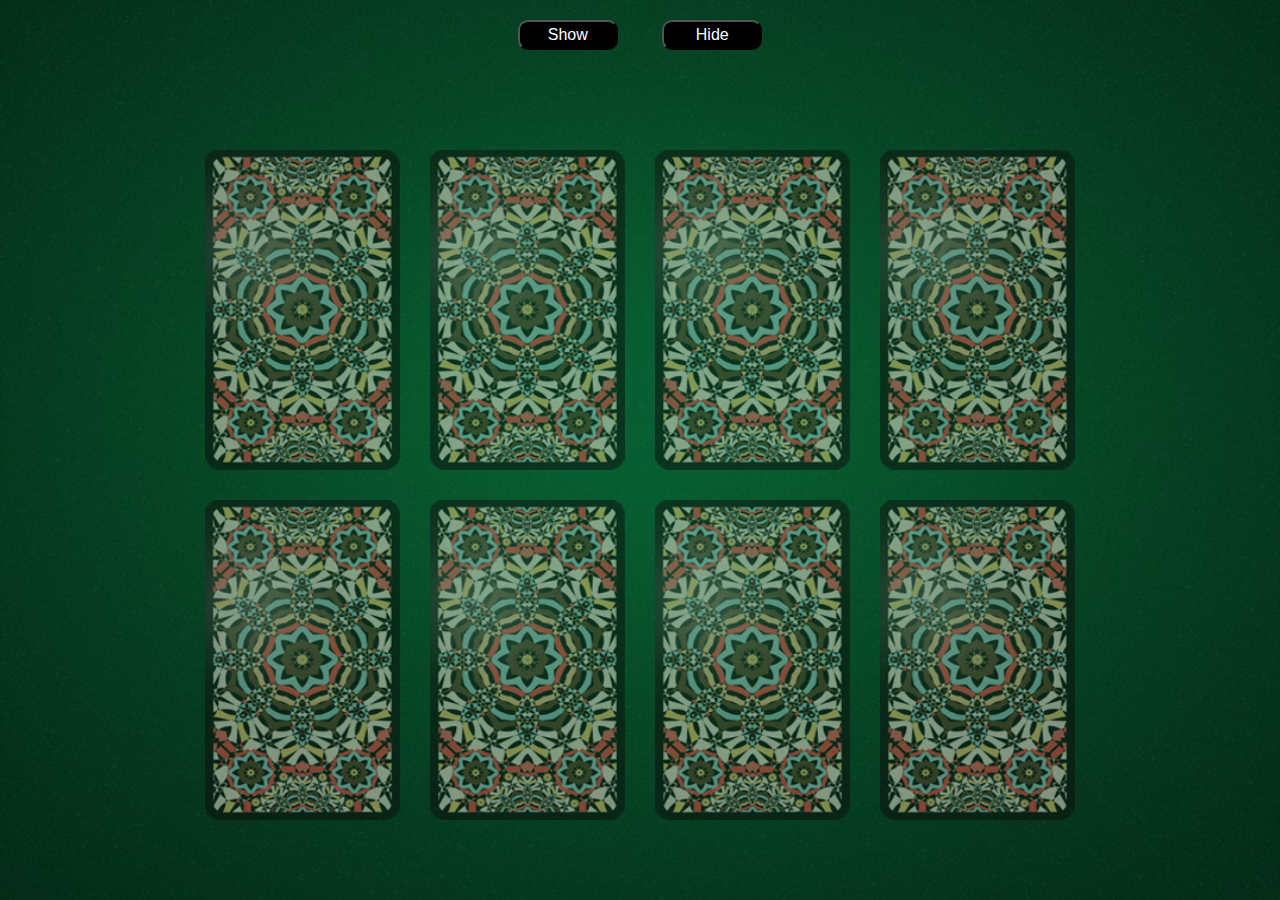
<file: resources/cardgame/index.html>
<!DOCTYPE html>
<html>
<head>
	<meta charset="utf-8">
	<title>Practice 4</title>
	<link rel="stylesheet" type="text/css" href="bootstrap/css/bootstrap.min.css">
	<link rel="stylesheet" type="text/css" href="css/styles.css">
</head>
<body>
<div class="container">
	<div class="row">
		<div class="col-sm-12">
			<button onclick="showCards(); return false"> Show </button>
			<button onclick="hideCards(); return false"> Hide </button>
		</div>
	</div>
</div>

	<div class="container" id="gamePad">
		<div class="row">
			<div class="col-sm-3"><div id="card00" class="close"  onclick="toggleCard(0,0)"></div></div>
			<div class="col-sm-3"><div id="card01" class="close" onclick="toggleCard(0,1)"></div></div>
			<div class="col-sm-3"><div id="card02" class="close"  onclick="toggleCard(0,2)"></div></div>
			<div class="col-sm-3"><div id="card03" class="close"  onclick="toggleCard(0,3)"></div></div>
		</div>

		<div class="row">
			<div class="col-sm-3"><div id="card10" class="close" onclick="toggleCard(1,0)"></div></div>
			<div class="col-sm-3"><div id="card11" class="close" onclick="toggleCard(1,1)"></div></div>
			<div class="col-sm-3"><div id="card12" class="close"  onclick="toggleCard(1,2)"></div></div>
			<div class="col-sm-3"><div id="card13" class="close"  onclick="toggleCard(1,3)"></div></div>
		</div>

	</div>
	<script src="js/jQery_3.4.1.js"></script>
	<script type="text/javascript" src="js/my.js"></script>
</body>
</html>
</file>
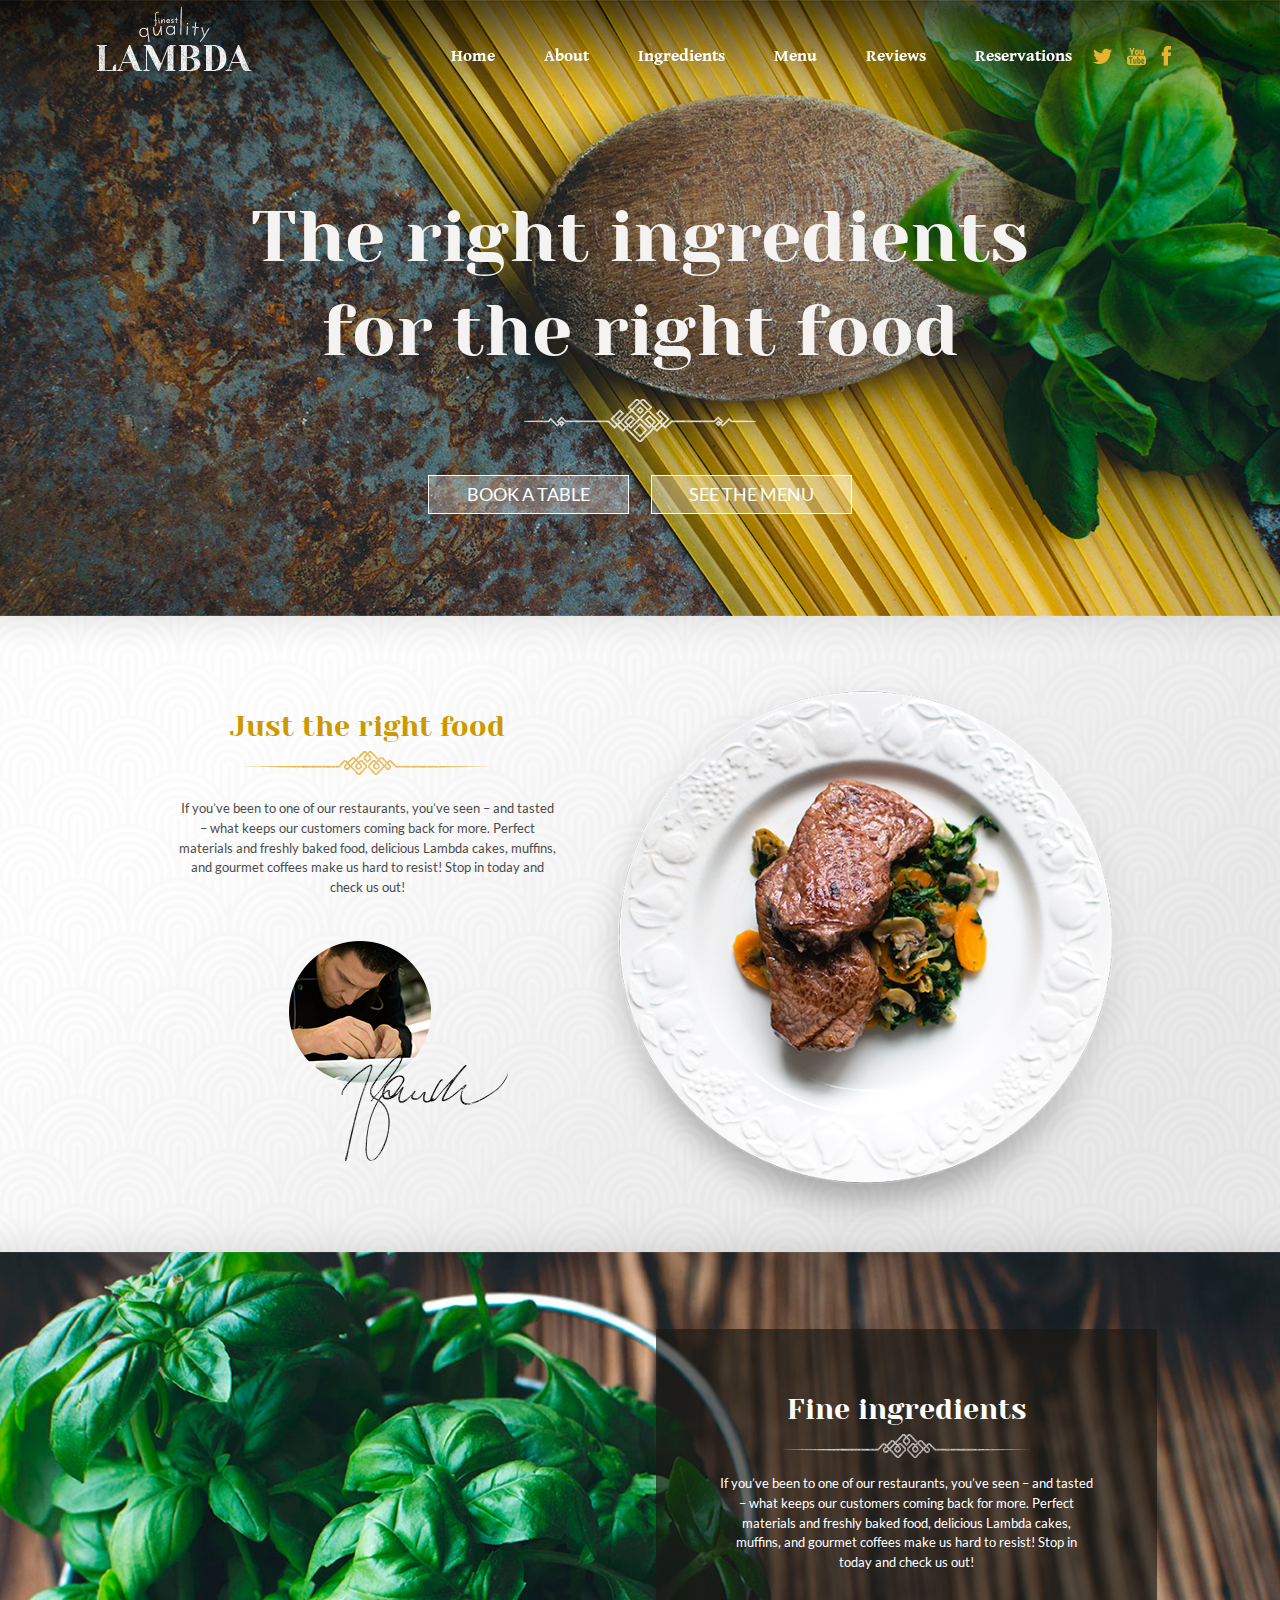
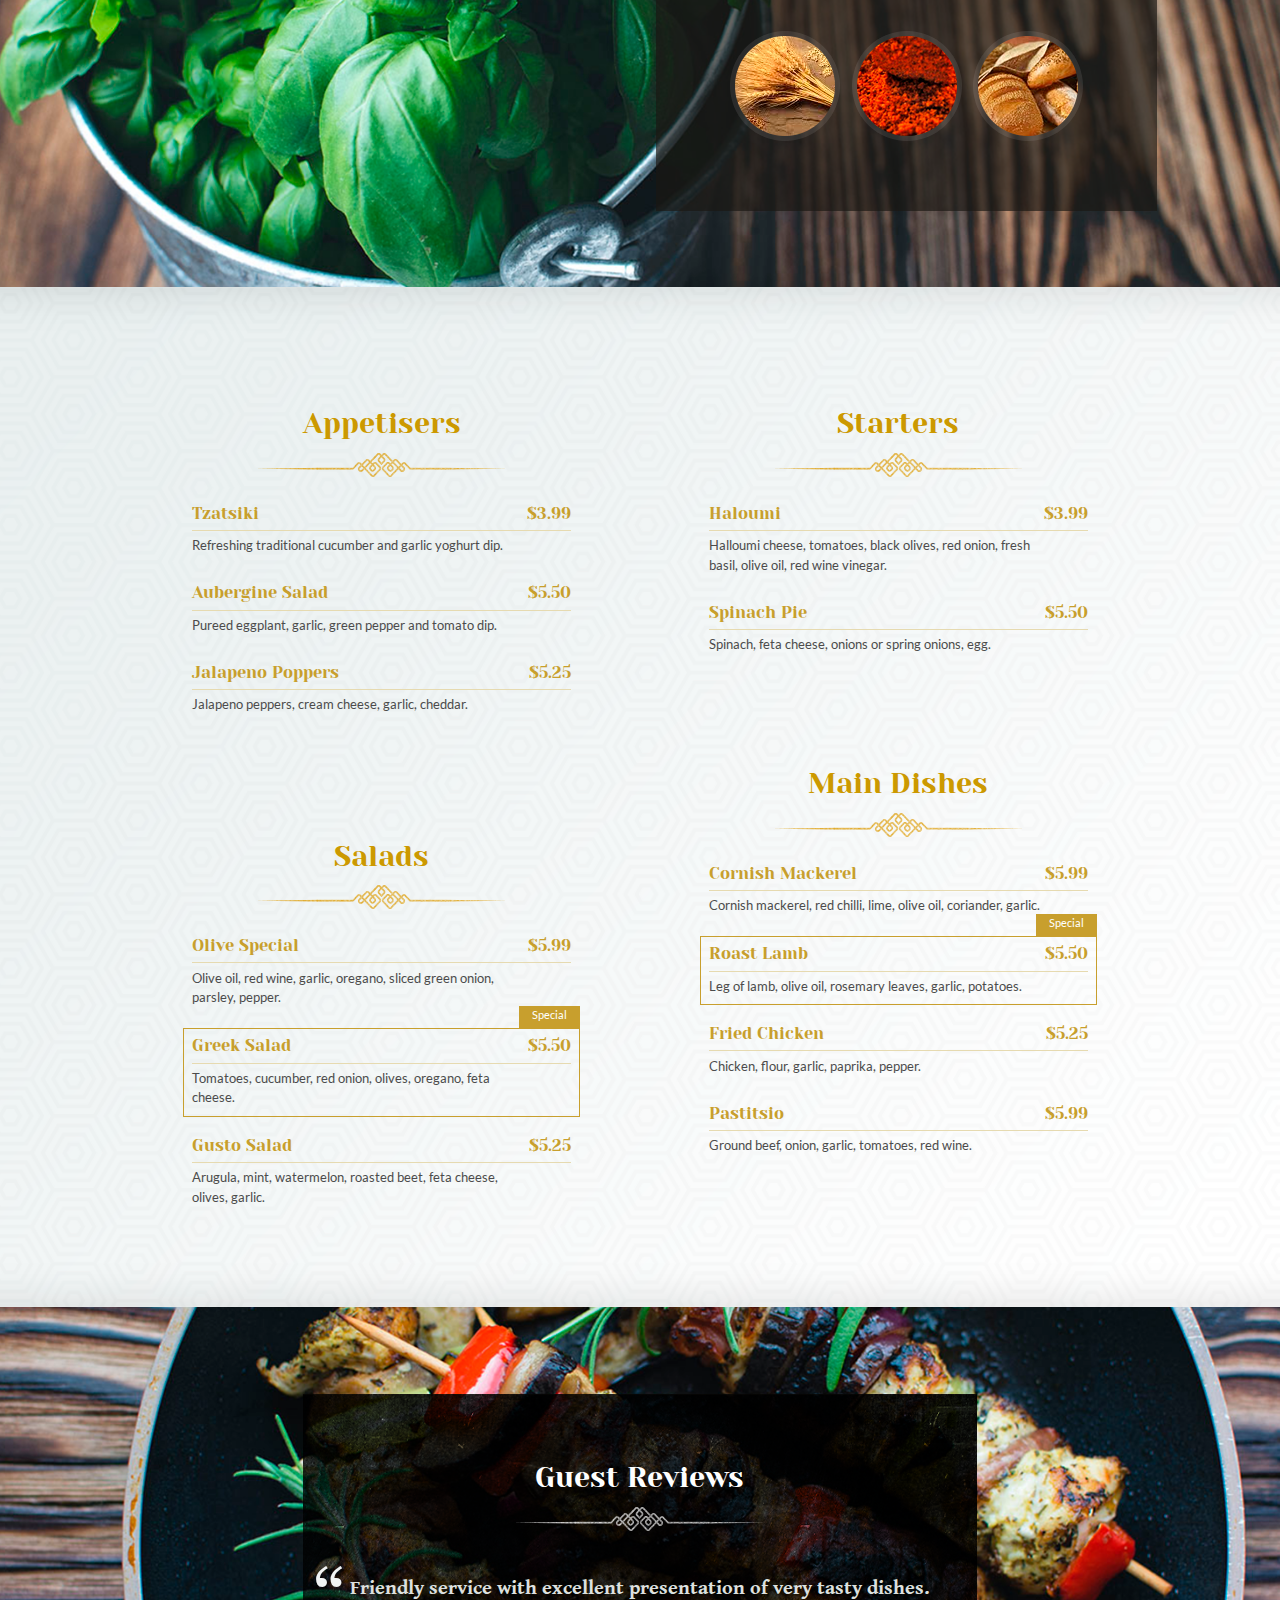
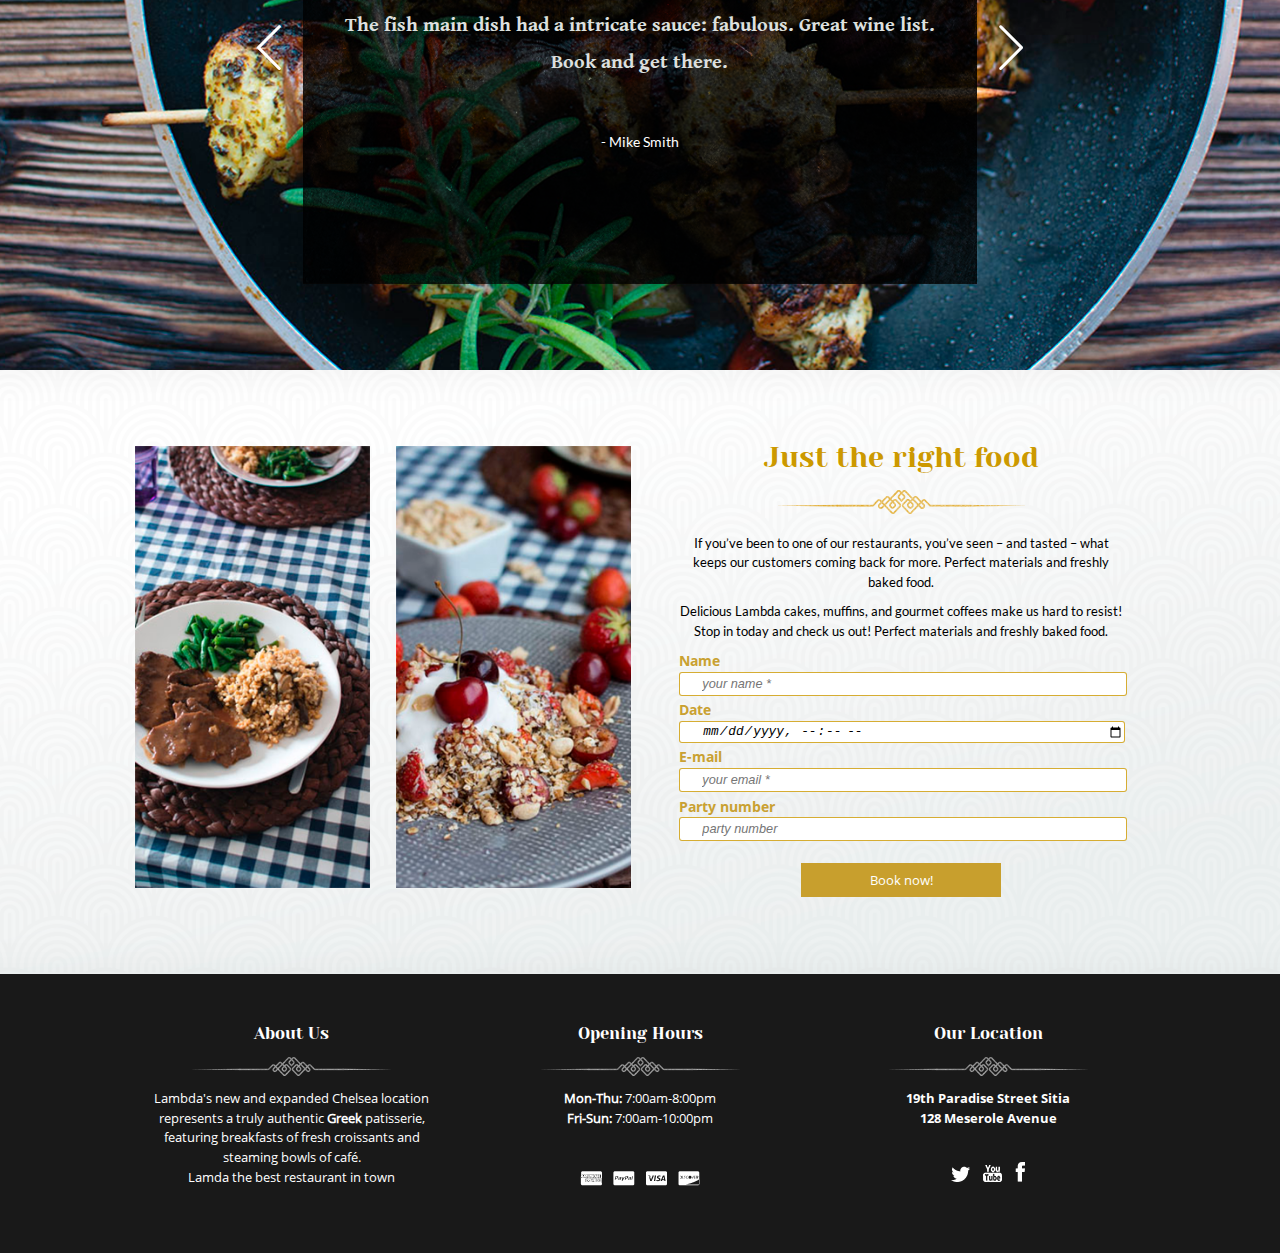
<file: resources/lambda/index.html>
<!doctype html>
<html lang="en">
<head>
	<meta charset="utf-8">
	<title>LAMBDA</title>
	<meta name="description" content="the right ingredients for the right food">
	<meta name="keywords" content="lambda, right food, right ingredients, book a table, finest quality">
	<meta http-equiv="X-UA-Compatible" content="IE=edge">
	<meta name="viewport" content="width=device-width, initial-scale=1, shrink-to-fit=no">
	<link rel="shortcut icon" href="images/favicon.png" type="image/png">
	<link rel="stylesheet" type="text/css" href ="css/style.css">
	<link rel="stylesheet" href="css/fonts.css">
	<link rel="stylesheet" href="css/media.css">
</head>
<body>
	<header>
		<div class="header__wrapper">
			<a class="logo" href="index.html">
				<img src="images/logo.png" alt="logo">
			</a>
			<nav>
				<ul>
					<li>
						<a class="navigation__home" href="#promo">Home</a>
					</li>
					<li>
						<a class="navigation__about" href="#about">About</a>
					</li>
					<li>
						<a class="navigation__ingredients" href="#ingredients">Ingredients</a>
					</li>
					<li>
						<a class="navigation__menu" href="#menu">Menu</a>
					</li>
					<li>
						<a class="navigation__reviews" href="#reviews">Reviews</a>
					</li>
					<li>
						<a class="navigation__reservations" href="#reservations">Reservations</a>
					</li>					
				</ul>
			</nav>
			<div class="social">
				<a class="social__twitter" href=""><img src="images/twitter.png" alt="twitter"></a>
				<a class="social__youtube" href=""><img src="images/youtube.png" alt="youtube"></a>
				<a class="social__facebook" href=""><img src="images/facebook.png" alt="facebook"></a>
			</div>
			<div id="hamburger-menu" class="hamburger-menu">
				<input id="menu__toggle" type="checkbox" />
				<label class="menu__btn" for="menu__toggle">
					<span></span>
				</label>
				<ul id="menu_box" class="menu__box">
					<li>
						<a class="menu__item" onclick="changeMenuBox()" href="#promo">Home</a>
					</li>
					<li>
						<a class="menu__item" onclick="changeMenuBox()" href="#about">About</a>
					</li>
					<li>
						<a class="menu__item" onclick="changeMenuBox()" href="#ingredients">Ingredients</a>
					</li>
					<li>
						<a class="menu__item" onclick="changeMenuBox()" href="#menu">Menu</a>
					</li>
					<li>
						<a class="menu__item" onclick="changeMenuBox()" href="#reviews">Reviews</a>
					</li>
					<li>
						<a class="menu__item" onclick="changeMenuBox()" href="#reservations">Reservations</a>
					</li>
					<li>
						<ul class="menu__social">
							<li class="menu__social__twitter">
								<a class="twitter" href=""><img src="images/twitter.png" alt="twitter"></a>
							</li>
							<li class="menu__social__youtube">
								<a class="youtube" href=""><img src="images/youtube.png" alt="youtube"></a>
							</li>
							<li class="menu__social__facebook">
								<a class="facebook" href=""><img src="images/facebook.png" alt="facebook"></a>
							</li>
						</ul>
					</li>
				</ul>
			</div>
		</div>
	</header>
	<section id="promo" class="promo">
		<div class ="wrapper">
			<div class="promo__text"> 
				<h1>The right ingredients for the right food</h1>
				<div class="promo__text__divider"> 
					<img src="images/decoration.png" alt="divider">
				</div>
			</div>
			<div class="promo__buttons">
				<button class="promo__buttons__button" onclick="document.location='#reservations'">BOOK A TABLE</button>
				<button class="promo__buttons__button" onclick="document.location='#menu'">SEE THE MENU</button>
			</div>
		</div>	
	</section>
	<section id="about" class="about" >
		<div class ="wrapper">
			<div class="about__text">
				<h2>Just the right food</h2>
				<img class="about__text__divider" src="images/divider.png" alt="divider">
				<p>If you’ve been to one of our restaurants, you’ve seen – and tasted – what keeps our customers coming back for more. Perfect materials and freshly baked food, delicious Lambda cakes,  muffins, and gourmet coffees make us hard to resist! Stop in today and check us out!</p>
				<img class="about__text__cook" src="images/cook.png" alt="cook">
			</div>
			<div class="about__image">
				<img class="about__image__dish" src="images/dish.png" alt="dish">
			</div>
		</div>
	</section>
	<section id ="ingredients" class="ingredients">
		<div class ="wrapper">
			<div class="ingredients__block">
				<div class="ingredients__block__text">
					<h2>Fine ingredients</h2>
					<img class="ingredients__block__text__divider" src="images/divider2.png" alt="divider">
					<p>If you’ve been to one of our restaurants, you’ve seen – and tasted – what keeps our customers coming back for more. Perfect materials and freshly baked food, delicious Lambda cakes,  muffins, and gourmet coffees make us hard to resist! Stop in today and check us out!</p>
				</div>
				<div class="ingredients__block__images">
					<img src="images/wheat.png" alt="wheat">
					<img src="images/dish2.png" alt="dish">
					<img src="images/loaf.png" alt="loaf">
				</div>
			</div>
		</div>
	</section>
	<section id="menu" class="menu">
		<div class ="wrapper">
			<div class="menu__appetisers">
				<div class="menu__appetisers__head">
					<h2>Appetisers</h2>
					<img class="menu__appetisers__head__divider" src="images/divider3.png" alt="divider">
				</div>
				<div class="menu__appetisers__dish">
					<h3 class="menu__appetisers__dish__name small_price">
						Tzatsiki
					</h3>
					<p class="menu__appetisers__dish__ingredients">
						Refreshing traditional cucumber and garlic yoghurt dip.
					</p> 
				</div>
				<div class="menu__appetisers__dish">
					<h3 class="menu__appetisers__dish__name upper_medium_price">
						Aubergine Salad
					</h3>
					<p class="menu__appetisers__dish__ingredients">
						Pureed eggplant, garlic, green pepper and tomato dip.
					</p> 
				</div>
				<div class="menu__appetisers__dish">
					<h3 class="menu__appetisers__dish__name under_medium_price">
						Jalapeno Poppers
					</h3>
					<p class="menu__appetisers__dish__ingredients">
						Jalapeno peppers, cream cheese, garlic, cheddar. 
					</p> 
				</div>
			</div>
			<div class="menu__salads">
				<div class="menu__salads__head">
					<h2>Salads</h2>
					<img class="menu__appetisers__salads__divider" src="images/divider3.png" alt="divider">
				</div>
				<div class="menu__salads__dish">
					<h3 class="menu__salads__dish__name high_price">
						Olive Special
					</h3>
					<p class="menu__salads__dish__ingredients">
						Olive oil, red wine, garlic, oregano, sliced green onion, parsley, pepper.
					</p> 
				</div>
				<div class="menu__salads__dish special">
					<h3 class="menu__salads__dish__name upper_medium_price">
						Greek Salad
					</h3>
					<p class="menu__salads__dish__ingredients">
						Tomatoes, cucumber, red onion, olives, oregano, feta cheese.
					</p> 
				</div>
				<div class="menu__salads__dish">
					<h3 class="menu__salads__dish__name under_medium_price">
						Gusto Salad
					</h3>
					<p class="menu__salads__dish__ingredients">
						Arugula, mint, watermelon, roasted beet, feta cheese, olives, garlic.
					</p> 
				</div>
			</div>
			<div class="menu__starters">
				<div class="menu__starters__head">
					<h2>Starters</h2>
					<img class="menu__appetisers__starters__divider" src="images/divider3.png" alt="divider">
				</div>
				<div class="menu__starters__dish">
					<h3 class="menu__starters__dish__name  small_price">
						Haloumi
					</h3>
					<p class="menu__starters__dish__ingredients">
						Halloumi cheese, tomatoes, black olives, red onion, fresh basil, olive oil, red wine vinegar.
					</p> 
				</div>
				<div class="menu__starters__dish">
					<h3 class="menu__starters__dish__name upper_medium_price">
						Spinach Pie
					</h3>
					<p class="menu__starters__dish__ingredients">
						Spinach, feta cheese, onions or spring onions, egg.
					</p> 
				</div>
			</div>
			<div class="menu__main">
				<div class="menu__main__head">
					<h2>Main Dishes</h2>
					<img class="menu__appetisers__main__divider" src="images/divider3.png" alt="divider">
				</div>
				<div class="menu__starters__dish">
					<h3 class="menu__starters__dish__name high_price">
						Cornish Mackerel
					</h3>
					<p class="menu__starters__dish__ingredients">
						Cornish mackerel, red chilli, lime, olive oil, coriander, garlic.
					</p> 
				</div>
				<div class="menu__main__dish special">
					<h3 class="menu__main__dish__name upper_medium_price">
						Roast Lamb
					</h3>
					<p class="menu__main__dish__ingredients">
						Leg of lamb, olive oil, rosemary leaves, garlic, potatoes.
					</p> 
				</div>
				<div class="menu__main__dish">
					<h3 class="menu__main__dish__name under_medium_price">
						Fried Chicken
					</h3>
					<p class="menu__main__dish__ingredients">
						Chicken, flour, garlic, paprika, pepper.
					</p> 
				</div>
				<div class="menu__main__dish">
					<h3 class="menu__main__dish__name high_price">
						Pastitsio
					</h3>
					<p class="menu__main__dish__ingredients">
						Ground beef, onion, garlic, tomatoes, red wine.
					</p> 
				</div>
			</div>
		</div>
	</section>
	<section id ="reviews" class="reviews">
		<div class ="wrapper">
			<div class="reviews__block">
				<h2>Guest Reviews</h2>
				<img src="images/divider4.png" alt="divider">
				<div id="slides">
					<div  class="slide showing">
						<article>
							<p>Friendly service with excellent presentation of very tasty dishes. The fish main dish had a intricate sauce: fabulous. Great wine list. Book and get there.</p>
							<cite>- Mike Smith</cite>
						</article>						
					</div >
					<div  class="slide">
						<article>
							<p>Had dinner with girl friends. Menu is perfect, something for everyone. Service was awesome and Jason was very accommodating. Will be back definitely!</p>
							<cite>- John Brown</cite>
						</article>							
					</div >
					<div  class="slide">
						<article>
							<p>Although we didn't go into the onsite restaurant, we ordered some food at the bar a few times and it was delicious. The bar area and lobby were nice and open, good place to relax and meet friends.</p>
							<cite>- Jennifer Davis</cite>
						</article>								
					</div >
					<div  class="slide">
						<article>
							<p>The food was fresh, properly prepared and a great value for the price. We highly recommend it. The breakfast buffet on Sunday was equally as good.</p>
							<cite>- Ashley Simpson</cite>
						</article>								
					</div >
					<div  class="slide">
						<article>
							<p>It was beautiful-peaceful and relaxing. Staff was outstanding. The restaurant was exceptional along with the hosts and servers.</p>
							<cite>- David Wilson</cite>
						</article>						
					</div >
				</div>
				<div class="controls left" id="previous"></div>
				<div class="controls right" id="next"></div>
			</div>
		</div>
	</section>
	<section id="reservations" class="reservations">
		<div class ="wrapper">
			<div class="reservations__images">
				<img class="reservations__images__garnish" src="images/section6_dish1.png" alt="dish 1">
				<img class="reservations__images__dessert" src="images/section6_dish2.png" alt="dish 2">
			</div>
			<div class="reservations__block">
				<div class="reservations__block__text">
					<h2>Just the right food</h2>
					<div class="reservations__block__text__divider"><img src="images/divider5.png" alt="divider"></div>
					<p>
						If you’ve been to one of our restaurants, you’ve seen – and tasted – what keeps our customers coming back for more. Perfect materials and freshly baked food.
					</p>
					<p>
						Delicious Lambda cakes,  muffins, and gourmet coffees make us hard to resist! Stop in today and check us out! Perfect materials and freshly baked food.
					</p>
				</div>
				<div class="reservations__block__form">
					<form action="#" method="post" name="reservation_form">
						<div>
							<p><label for="name">Name</label></p>
							<p><input id="name" class="reservations__block__form__input" type="text" name="name" placeholder="your name *"></p>
							<p><label for="date">Date</label></p>
							<p><input id="date" class="reservations__block__form__input" type="datetime-local" name="date"></p>
						</div>
						<div>
							<p><label for="email">E-mail</label></p>	
							<p><input id="email" class="reservations__block__form__input" type="email" name="email" placeholder="your email *"></p>
							<p><label for="party_number">Party number</label></p>
							<p><input id="party_number" class="reservations__block__form__input" name="party_number" list ="party" placeholder="party number"></p>
							<datalist id="party">
								<option value="1">1</option>
								<option value="2">2</option>
								<option value="3">3</option>
								<option value="4">4</option>
								<option value="5">5</option>
								<option value="6">6</option>
								<option value="7">7</option>
								<option value="8">8</option>
								<option value="9">9</option>
							</datalist>
						</div>
						<p><input class="reservations__block__form__submit" type="submit" name="book" value="Book now!"></p>
					</form>
				</div>
			</div>
		</div>
	</section>
	<footer class="footer">
		<div class ="wrapper">
			<div class="footer__about">
				<h3>About Us</h3>
				<img class="footer__about__divider" src="images/divider6.png" alt="divider">
				<p>Lambda's new and expanded Chelsea location represents a truly authentic <b>Greek</b> patisserie, featuring breakfasts of fresh croissants and steaming bowls of café.<br>
				Lamda the best restaurant in town</p>
			</div>
			<div class="footer__opening">
				<h3>Opening Hours</h3>
				<img class="footer__opening__divider" src="images/divider6.png" alt="divider">
				<p>
					<b>Mon-Thu:</b> 7:00am-8:00pm<br>
					<b>Fri-Sun:</b> 7:00am-10:00pm
				</p>
				<img class="footer__opening__cards" src="images/cards.png" alt="cards">
			</div>
			<div class="footer__location">
				<h3>Our Location</h3>
				<img class="footer__location__divider" src="images/divider6.png" alt="divider">
				<p>
					19th Paradise Street Sitia<br>
					128 Meserole Avenue
				</p>
				<p class="footer__location__icons">
					<a class="footer__location__icons__twitter" href=""><img src="images/twitter.png" alt="twitter"></a>
					<a class="footer__location__icons__youtube" href=""><img src="images/youtube.png" alt="youtube"></a>
					<a class="footer__location__icons__facebook" href=""><img src="images/facebook.png" alt="facebook"></a>
				</p>
			</div>
		</div>
	</footer>
	<script src="js/script.js"></script>
</body>
</html>
</file>
<file: resources/cardgame/css/styles.css>
body {
	background-image: url(../img/table.jpg);
	background-repeat: no-repeat;
	background-position: center center;
	background-size: cover;
}

#gamePad {
	width: 900px;
	margin-top: 80px;
}

#gamePad div div {
	display: -webkit-flex;
	display: -moz-flex;
	display: -ms-flex;
	display: -o-flex;
	display: flex;
	justify-content: center;
}

#gamePad div div div {
	width: 100%;
	height: 320px;
	margin: 10px auto;
	margin-top: 20px;
	background-repeat: no-repeat;
	background-position: center center;
	background-size: 100% 100%;
	display: flex;
}

.close {
	background-image: url("../img/rubaxa.png");
}

.card1 {
	background-image: url("../img/card1.png");
}
.card2 {
	background-image: url("../img/card2.png");
}
.card3 {
	background-image: url("../img/card3.png");
}
.card4 {
	background-image: url("../img/card4.png");
}

.col-sm-12 {
	text-align: center;
	margin-top: 20px;
}

button {
	width: 100px;
	margin-right: 20px;
	margin-left: 20px;
	border-radius: 10px;
	background-color: #000000;
	color: #ffffff;
	font-weight: 500;
}

button:hover {
	background-color: #ffffff;
	color: #000000;
}
</file>
<file: resources/lambda/css/style.css>
body{
	padding: 0;
	font-size: 90px;
	margin: 0;
}

header {
	width: 100%;
	position: fixed;
	top: 0;
	background: url("../images/bg.png") no-repeat;
	background-size: 100% 100%;
	padding-top: 0.5%;
	z-index: 5;
}

h1 {
	margin: 0;
	padding: 0 10%;
	margin-top: 1.5%;
	font-family: YesevaOne;
	font-size: 1em;
	font-weight: 500;
	color: #f4f3f1;
	text-align: center;
	line-height: 130%;
	display: block;
}


h2 {
	font-family: YesevaOne;
	font-size: 0.4em;
	text-align: center;
	font-weight: 500;
}

h3 {
	font-family: YesevaOne;
	font-size: 0.23em;
	text-align: left;
	margin-bottom: -2%;
	margin-top: 0;
	border-bottom: 1px solid #e6dab0;
	line-height: 200%;
	color: #c89f2d;
	font-weight: 500;	
}

p {
	font-family: LatoRegular;
	font-size: 0.177em;
	line-height: 1.55em;
	text-align: center;
}

.header__wrapper {
	margin: 0 auto;
	width: 77%;
	display: -webkit-flex;
	display: -moz-flex;
	display: -ms-flex;
	display: -o-flex;
	display: flex;
	justify-content: space-between;
	-ms-align-items: center;
	align-items: center;
}

.wrapper{
	width: 77%;
	margin: 0 auto;
	box-sizing: border-box;
	display: -webkit-flex;
	display: -moz-flex;
	display: -ms-flex;
	display: -o-flex;
	display: flex;
	justify-content: center;
	-webkit-flex-wrap: wrap;
	-moz-flex-wrap: wrap;
	-ms-flex-wrap: wrap;
	-o-flex-wrap: wrap;
	flex-wrap: wrap;
}

.logo {
	height: 100px;
	display: -webkit-flex;
	display: -moz-flex;
	display: -ms-flex;
	display: -o-flex;
	display: flex;
	-ms-align-items: flex-start;
	align-items: flex-start;
}

nav {
	width: 75%;
	display: -webkit-flex;
	display: -moz-flex;
	display: -ms-flex;
	display: -o-flex;
	display: flex;
	-ms-align-items: center;
	align-items: center;
}

nav ul {
	width: 100%;
	display: -webkit-flex;
	display: -moz-flex;
	display: -ms-flex;
	display: -o-flex;
	display: flex;
	justify-content: flex-end;
	list-style: none;
	padding: 0;
	margin: 0;
}

nav li {
	display: -webkit-flex;
	display: -moz-flex;
	display: -ms-flex;
	display: -o-flex;
	display: flex;
	margin-left: 6%;
}

[class^="navigation_"] {
	font-size: 0.23em;
	text-decoration: none;
	color: #ffffff;
	font-family: GentiumBookBasic;
	font-weight: 700;
}

[class^="navigation_"]:hover:before {
	content: "";
	height: 3px;
	background-color: #ffffff;
	display: block;
	position: absolute;
	top: 0;
	margin-left: -0.6em;
}

.navigation__home:hover:before {
	width: 78px;
}

.navigation__about:hover:before {
	width: 80px;
}

.navigation__ingredients:hover:before {
	width: 132px;
}

.navigation__menu:hover:before {
	width: 76px;
}

.navigation__reviews:hover:before {
	width: 98px;
}

.navigation__reservations:hover:before {
	width: 146px;
}

.social {
	display: -webkit-flex;
	display: -moz-flex;
	display: -ms-flex;
	display: -o-flex;
	display: flex;
	-ms-align-items: center;
	align-items: center;
	width: 8%;
	margin-right: 1%;
}

[class^="social_"] {
	display: -webkit-flex;
	display: -moz-flex;
	display: -ms-flex;
	display: -o-flex;
	display: flex;
	-ms-align-items: center;
	align-items: center;
	margin: 0 8.5%;
}

[class^="social_"] img:hover {
	filter: brightness(600%);
}

.hamburger-menu {
	display: none;
}

#menu__toggle {
	opacity: 0;
}

.menu__btn {
	display: -webkit-flex;
	display: -moz-flex;
	display: -ms-flex;
	display: -o-flex;
	display: flex;
	-ms-align-items: center;
	align-items: center; 
	position: fixed;
	top: 40px;
	right: 7%;
	width: 26px;
	height: 26px;
	cursor: pointer;
	z-index: 1;
}

.menu__btn > span,
.menu__btn > span::before,
.menu__btn > span::after {
	display: block;
	position: absolute;
	width: 100%;
	height: 2px;
	background-color: #f4f3f1;
}
.menu__btn > span::before {
	content: '';
	top: -8px;
}
.menu__btn > span::after {
	content: '';
	top: 8px;
}

.menu__box {
	display: block;
	position: fixed;
	visibility: hidden;
	top: 0;
	right: -100%;
	width: 240px;
	height: 100%;
	margin: 0;
	padding: 10vh 0;
	list-style: none;
	background-color: rgba(0, 0, 0, .8);
	box-shadow: 1px 0px 6px rgba(0, 0, 0, .2);
}

.menu__box li {
	text-align: center;
}

.menu__box > li:first-child {
	margin-top: 40px;
}

.menu__item {
	display: block;
	padding: 1.5vh 24px;
	color: #fff;
	font-size: 20px;
	font-weight: 600;
	text-decoration: none;
}

.menu__social {
	display: -webkit-flex;
	display: -moz-flex;
	display: -ms-flex;
	display: -o-flex;
	display: flex;
	justify-content: center;
	-ms-align-items: center;
	align-items: center;
	margin-top: 4vh;
	list-style: none;
	padding: 0;
}

.menu__social  a {
	display: -webkit-flex;
	display: -moz-flex;
	display: -ms-flex;
	display: -o-flex;
	display: flex;
}

.menu__social li {
	margin-left: 15px;
	margin-right: 15px;
}

.menu__social img:hover {
	filter: brightness(600%);
}

.menu__item:hover {
	background-color: rgba(204, 153, 0, .9);
}
#menu__toggle:checked ~ .menu__btn > span {
	transform: rotate(45deg);
}
#menu__toggle:checked ~ .menu__btn > span::before {
	top: 0;
	transform: rotate(0);
}
#menu__toggle:checked ~ .menu__btn > span::after {
	top: 0;
	transform: rotate(90deg);
}
#menu__toggle:checked ~ .menu__box {
	visibility: visible;
	right: 0;
}

.menu__btn > span,
.menu__btn > span::before,
.menu__btn > span::after {
	transition-duration: .25s;
}
.menu__box {
	transition-duration: .25s;
}
.menu__item {
	transition-duration: .25s;
}

.promo {
	background: url("../images/promo.png") no-repeat;
	background-size: cover;
	background-position: center center;
	padding-bottom: 8%; 
}

.promo__text{
	padding-top: 16%;
	display: -webkit-flex;
	display: -moz-flex;
	display: -ms-flex;
	display: -o-flex;
	display: flex;
	-webkit-flex-wrap: wrap;
	-moz-flex-wrap: wrap;
	-ms-flex-wrap: wrap;
	-o-flex-wrap: wrap;
	flex-wrap: wrap;
	margin: 0 auto;
}

.promo__text__divider {
	display: -webkit-flex;
	display: -moz-flex;
	display: -ms-flex;
	display: -o-flex;
	display: flex;
	margin: 0 auto;
	margin-top: 2%;
}

.promo__buttons{
	width: 50%;
	margin-top: 3%;
	display: -webkit-flex;
	display: -moz-flex;
	display: -ms-flex;
	display: -o-flex;
	display: flex;
	justify-content: center;
}

.promo__buttons__button{
	width: 37%;
	margin: 0 2%;
	background: rgba(255, 255, 255, 0.3);
	border: 1px solid #ffffff;
	box-sizing: border-box;
	font-family: LatoRegular;
	color: #ffffff;
	font-size: 18px;
	line-height: 95%;
	padding: 10px 0;
}

.promo__buttons__button:hover {
	background: rgba(40, 32, 23, 0.8);
	border: 1px solid rgba(40, 32, 23, 0.8);
	box-sizing: border-box;
	transition: 0.4s;
	cursor: pointer;
}

.promo__buttons__button:active, .promo__buttons__button:focus {
	outline: none;
}

.about {
	background: url("../images/section2.png") no-repeat;
	background-size: cover;
	background-position: center center;
	display: -webkit-flex;
	display: -moz-flex;
	display: -ms-flex;
	display: -o-flex;
	display: flex;
	-ms-align-items: center;
	align-items: center;
	padding: 0;
	padding-top: 1.3%;
}

.about__text {
	display: -webkit-flex;
	display: -moz-flex;
	display: -ms-flex;
	display: -o-flex;
	display: flex;
	-webkit-flex-direction: column;
	-moz-flex-direction: column;
	-ms-flex-direction: column;
	-o-flex-direction: column;
	flex-direction: column;
	-ms-align-items: center;
	align-items: center;
	width: 45%;
	margin-top: 3.5%;
	padding-left: 5%;
	box-sizing: border-box;
}

.about__text h2 {
	color: #cc9900;
	margin-top: 9%;
}

.about__text__divider {
	margin-top: -16px;
}

.about__text p {
	width: 88%;
	color: #4c4c4c;
	margin-top: 24px;
}

.about__text__cook {
	margin-left: 14%;
	max-width: 100%;
	margin-top: 7%;
	margin-bottom: 10px;
}

.about__image {
	width: 55%;
	margin-top: 1%;
}

.about__image__dish {
	max-width: 100%;
	margin-bottom: 0 !important;
}

.ingredients {
	background: url("../images/bg2.png") no-repeat;
	background-size: cover;
	background-position: center center;
	display: -webkit-flex;
	display: -moz-flex;
	display: -ms-flex;
	display: -o-flex;
	display: flex;
	padding: 6% 0;
}

.ingredients__block {
	width: 46%;
	display: -webkit-flex;
	display: -moz-flex;
	display: -ms-flex;
	display: -o-flex;
	display: flex;
	-webkit-flex-direction: column;
	-moz-flex-direction: column;
	-ms-flex-direction: column;
	-o-flex-direction: column;
	flex-direction: column;
	-ms-align-items: center;
	align-items: center;
	margin-left: 49%;
	background: rgba(27, 24, 20, 0.67);
}

.ingredients__block__text {
	width: 75%;
	margin: 0 auto;
	margin-top: 8%;
	display: -webkit-flex;
	display: -moz-flex;
	display: -ms-flex;
	display: -o-flex;
	display: flex;
	-webkit-flex-direction: column;
	-moz-flex-direction: column;
	-ms-flex-direction: column;
	-o-flex-direction: column;
	flex-direction: column;
	-ms-align-items: center;
	align-items: center;
	color: #ffffff;
}

.ingredients__block__text h2 {
	font-weight: 500;
}

.ingredients__block__text__divider {
	margin-top: -16px;
	margin-bottom: 1%;
	max-width: 100%;
	width: auto;
}

.ingredients__block__images {
	display: -webkit-flex;
	display: -moz-flex;
	display: -ms-flex;
	display: -o-flex;
	display: flex;
	width: 73%;
	justify-content: space-around;
	-ms-align-items: center;
	align-items: center;
	margin-bottom: 14%;
	margin-top: 9%;
}

.menu {
	background: url("../images/section4.png") no-repeat;
	background-size: cover;
	background-position: center center;
}

.menu .wrapper {
	display: grid;
	grid-template-rows: repeat(34, 30px);
	grid-template-columns: repeat(40, 1fr);
}

.menu__appetisers {
	grid-row-start: 5;
	grid-row-end: 19;
	grid-column-start: 4;
	grid-column-end: 19;
	overflow: hidden;
}

.menu__salads {
	grid-row-start: 19;
	grid-row-end: 34;
	grid-column-start: 4;
	grid-column-end: 19;
	overflow: hidden;
	margin-top: 3%;

}

.menu__starters {
	grid-row-start: 5;
	grid-row-end: 17;
	grid-column-start: 23;
	grid-column-end: 38;
	overflow: hidden;
}

.menu__main {
	grid-row-start: 17;
	grid-row-end: 34;
	grid-column-start: 23;
	grid-column-end: 38;
	overflow: hidden;
}

[class$="__dish__ingredients"] {
	width: 90%;
}

.menu h2 {
	margin: 0;
	color: #cc9900;
}

[class$='__head'] {
	display: -webkit-flex;
	display: -moz-flex;
	display: -ms-flex;
	display: -o-flex;
	display: flex;
	-webkit-flex-direction: column;
	-moz-flex-direction: column;
	-ms-flex-direction: column;
	-o-flex-direction: column;
	flex-direction: column;
	-ms-align-items: center;
	align-items: center;
}

[class$='__head'] img {
	margin-top: 3%;
}

[class$='__dish'] {
	width: 93%;
	margin: 5% auto;
}

[class$='__dish'] {
	width: 93%;
	margin: 5% auto;
}

[class*='__dish'] h3 {
	position: relative;
}

[class*='__dish'] p {
	text-align: left;
	color: #4c4c4c;
}

.small_price:after {
	content: "$3.99";
	position: absolute;
	right: 0;
	color: #c89f2d;
}

.upper_medium_price:after {
	content: "$5.50";
	position: absolute;
	right: 0;
	color: #c89f2d;
}

.under_medium_price:after {
	content: "$5.25";
	position: absolute;
	right: 0;
	color: #c89f2d;
}

.high_price:after {
	content: "$5.99";
	position: absolute;
	right: 0;
	color: #c89f2d;
}

.special {
	width: 93%;
	margin: 5% auto;
	border: 1px solid #c89f2d;
	padding: 0 2%;
	position: relative;
	margin-bottom: -2%;
}

.special p {
	margin-bottom: 2%;
}

.special:before {
	content: "Special";
	font-family: LatoRegular;
	font-size: 0.15em;
	display: block;
	width: 15.5%;
	color: #ffffff; 
	text-align: center;
	line-height: 170%;
	position: absolute;
	right: -1px;
	top: -23px;
	height: 22px;
	background-color: #c89f2d;
}

.reviews {
	background: url("../images/section5.png") no-repeat;
	background-size: cover;
	background-position: center center;
	padding-bottom: 5%;
}

.reviews__block {
	width: 62%;
	display: -webkit-flex;
	display: -moz-flex;
	display: -ms-flex;
	display: -o-flex;
	display: flex;
	-webkit-flex-direction: column;
	-moz-flex-direction: column;
	-ms-flex-direction: column;
	-o-flex-direction: column;
	flex-direction: column;
	-ms-align-items: center;
	align-items: center;
	margin: 8% auto;
	margin-bottom: 2%;
	padding: 3% 0;
	background: url(../images/section5_block.png) no-repeat;
	background-size: cover;
	background-position: center center;
	position: relative;
}

.reviews__block h2 {
	margin: 0;
	margin-top: 5%;
	color: #ffffff;
	margin-bottom: 2%;
}

.reviews__block p {
	width: 90%;
	font-size: 0.277em;
	font-family: GentiumBookBasic;
	color: #dde0df;
	font-weight: bold;
	line-height: 185%;
	margin: 0 auto;
	margin-top: 20px;
}

.reviews__block p:before {
	content: "\201C";
	position: absolute;
	font-size: 4em;
	color: #f2f4f4;
	font-family: Georgia;
	font-weight: 500;
	top: 30px;
	left: 10px;
}

.reviews__block cite {
	font-size: 0.2em;
	color: #ffffff;
	font-style: normal;
	font-family: LatoRegular;
}

#slides {
	position: relative;
	height: 320px;
	padding: 0px;
	margin: 0px;
	list-style-type: none;
	width: 100%;
}

.slide {
	width: 100%;
	margin-top: 20px;
	position: absolute;
	left: 0px;
	top: 0px;
	width: 100%;
	height: 100%;
	opacity: 0;
	z-index: 1;
	-webkit-transition: opacity .8s;
	-moz-transition: opacity .8s;
	-o-transition: opacity .8s;
	transition: opacity .8s;
	box-sizing: border-box;
	text-align: center;
}

.showing {
	opacity: 1;
	z-index: 2;
}

.controls {
	cursor: pointer;
	position: absolute;
	z-index: 1;
	width: 10%;
	min-width: 40px;
	height: 90%;
	background-repeat: no-repeat;
	background-position: center;
}

.controls:hover {
	opacity: 0.6;
}

.controls.left {
	left: -10%;
	background-image: url(../images/prev.png);
}

.controls.right {
	right: -10%;
	background-image: url(../images/next.png);
}

.reservations {
	background: url("../images/section6.png") no-repeat;
	background-size: cover;
	background-position: center center;
	padding: 2% 0;
}

.reservations .wrapper {
	padding: 3% 0;
	margin-top: 1%;
}

.reservations__images {
	display: -webkit-flex;
	display: -moz-flex;
	display: -ms-flex;
	display: -o-flex;
	display: flex;
	width: 48%;
	justify-content: space-around;
	-ms-align-items: flex-start;
	align-items: flex-start;
}

.reservations__images img {
	margin-left: 1.5%;
	max-width: 45%;
}

.reservations__block {
	width: 48%;
}

.reservations__block__text {
	display: -webkit-flex;
	display: -moz-flex;
	display: -ms-flex;
	display: -o-flex;
	display: flex;
	-webkit-flex-direction: column;
	-moz-flex-direction: column;
	-ms-flex-direction: column;
	-o-flex-direction: column;
	flex-direction: column;
	-ms-align-items: center;
	align-items: center;
}

.reservations__block__text * {
	margin: 2% 0;
}

.reservations__block__text h2 {
	margin: 0;
	margin-top: -1%;
	color: #cc9900;
}

.reservations__block__text__divider {
	line-height: 0;
}

.reservations__block__text p {
	margin: 0.9% 0;
	width: 70%;
}

.reservations__block__form {
	width: 70%;
	margin: 0 auto;
	display: flex;
}

.reservations__block__form form {
	width: 100%;
}

.reservations__block__form div {
	width: 47%;
	display: inline-block;
	margin-top: 4%;
}

.reservations__block__form div p {
	margin: 0;
	text-align: left;
}

.reservations__block__form div p:first-child {
	margin-bottom: 3%;
}

.reservations__block__form div p:nth-child(2) {
	margin-bottom: 10%;
}

.reservations__block__form label {
	font-size: 14px;
	font-family: OpenSansBold;
	color: #c9a131;
}

.reservations__block__form__input {
	width: 95%;
	font-style: italic;
	padding-left: 5%;
	font-size: 16px;
	line-height: 190%;
	border-radius: 3px;
	border: 1px solid rgba(204, 153, 0, .8);
	-webkit-appearance: none;
}

.reservations__block__form__submit {
	width: 45%;
	font-size: 16px;
	font-family: OpenSansRegular;
	color: #ffffff;
	background: #c89f2d;
	padding: 1.8%;
	border: none;
	margin-top: 2%;
	-webkit-appearance: none;
}

.reservations__block__form__submit:hover {
	cursor: pointer;
	box-shadow: 0 0 10px 2px rgba(204, 153, 0, .8);
}

.reservations__block__text__divider img {
	width: 100%;
}

.footer {
	background: #191919;
}

.footer h3 {
	color: #fefefe;
	border: none;
	margin-bottom: 2%;
}


.footer p {
	color: #ffffff;
	font-family: OpenSansRegular;
}

.footer .wrapper {
	display: -webkit-flex;
	display: -moz-flex;
	display: -ms-flex;
	display: -o-flex;
	display: flex;
	justify-content: center;
}

.footer .wrapper div {
	position: relative;
	width: 32%;
	display: -webkit-flex;
	display: -moz-flex;
	display: -ms-flex;
	display: -o-flex;
	display: flex;
	-webkit-flex-direction: column;
	-moz-flex-direction: column;
	-ms-flex-direction: column;
	-o-flex-direction: column;
	flex-direction: column;
	-ms-align-items: center;
	align-items: center;
	justify-content: flex-start;
	margin-top: 4%;
	margin-bottom: 6%;
}

.footer__about p {
	width: 90%;
	margin-bottom: 0;
}

.footer__opening__cards {
	position: absolute;
	bottom: 1%;
}

.footer__location p{
	font-family: OpenSansBold;
}

.footer__location__icons {
	width: 100%;
	position: absolute;
	bottom: 0;
	margin: 0;
}

.footer__location__icons a {
	margin-left: 5px;
	margin-right: 5px;
	filter: brightness(600%);
}

.footer__location__icons a:hover {
	filter: none;
}

.footer__location__divider, .footer__opening__divider, .footer__about__divider {
	max-width: 100%;
	width: auto;
}
</file>
<file: resources/lambda/css/fonts.css>
@font-face{
	font-family: YesevaOne;
	src: url(../fonts/YesevaOne-Regular_v2.otf);
}

@font-face{
	font-family: LatoRegular;
	src: url(../fonts/Lato-Regular.ttf);
}

@font-face{
	font-family: GentiumBookBasic;
	src: url(../fonts/GenBkBasB.ttf);
}

@font-face{
	font-family: Georgia;
	src: url(../fonts/Georgia.ttf);
}

@font-face{
	font-family: OpenSansBold;
	src: url(../fonts/OpenSans-Bold.ttf);
}

@font-face{
	font-family: OpenSansRegular;
	src: url(../fonts/OpenSans-Regular.ttf);
}
</file>
<file: resources/lambda/css/media.css>
@media (max-width: 1447.9px) {
	section, footer {
		font-size: 0.8em;
	}
	.reservations__block__form div {
		width: 47%;
	}
	.reservations__block__form__input, .reservations__block__form__submit {
		font-size: 1em;
	}
	.reservations__block__text p {
		width: 85%;
	}
	.reservations__block__form {
		width: 85%;
	}
}

@media (max-width: 1299.9px){
	header {
		font-size: 0.8em;
	}

	.wrapper, .header__wrapper {
		width: 85%;
	}

	nav {
		margin-right: 10px;
	}

	.navigation__home:hover:before {
		width: 63px;
	}

	.navigation__about:hover:before {
		width: 60px;
	}

	.navigation__ingredients:hover:before {
		width: 112px;
	}

	.navigation__menu:hover:before {
		width: 62px;
	}

	.navigation__reviews:hover:before {
		width: 80px;
	}

	.navigation__reservations:hover:before {
		width: 116px;
	}
	#promo {
		font-size: 0.8em;
	}
	.promo__buttons__button p {
		font-size: 1em;
	}
	#controls{ 
		margin: -35% 0 0 0;
	}
	.reservations__block__form div {
		width: 100%;
		display: block;
		margin-top: 1%;
	}
	.reservations__block__form div p:nth-child(2) {
		margin-bottom: 1%;
	}
	.reservations__block__form div p:first-child {
		margin-bottom: 0;
	}
	.reservations__block__form {
		width: 85%;
	}
	.reservations__block__form__input {
		height: 20px;
	}
	#reviews blockquote p {
		padding-top: 10px;
		font-size: 0.25em;
	} 
}

@media (min-width: 900px) and (max-width: 999.9px){
	.wrapper, .header__wrapper {
		width: 90%;
	}
	section {
		padding-top: 50px !important; 
	}
	#menu {
		padding-top: 0 !important;
	}
	.reservations__block__form div {
		width: 100%;
		display: block;
		margin-top: 1%;
	}
	.reservations__block__form div p:nth-child(2) {
		margin-bottom: 1%;
	}
	.reservations__block__form div p:first-child {
		margin-bottom: 0;
	}
}

@media (max-width: 899.9px) {
	header {
		font-size: 0.8em;
	}

	.hamburger-menu {
		display: block;
	}

	nav, .social {
		display: none;
	}

	.wrapper, .header__wrapper {
		width: 85%;
	}
	section {
		padding-top: 50px !important; 
	}
	#menu {
		padding-top: 0 !important;
	}
	nav {
		margin-right: 10px;
	}

	.navigation__home:hover:before {
		width: 63px;
	}

	.navigation__about:hover:before {
		width: 60px;
	}

	.navigation__ingredients:hover:before {
		width: 112px;
	}

	.navigation__menu:hover:before {
		width: 62px;
	}

	.navigation__reviews:hover:before {
		width: 80px;
	}

	.navigation__reservations:hover:before {
		width: 116px;
	}
	#promo {
		font-size: 0.8em;
	}

	h1 {
		font-size: 0.8em;
	}

	.promo__buttons__button {
		font-size: 0.2em;
	}
	

	.reservations__block__form div {
		width: 100%;
		display: block;
		margin-top: 1%;
	}
	.reservations__block__form div p:nth-child(2) {
		margin-bottom: 1%;
	}
	.reservations__block__form div p:first-child {
		margin-bottom: 0;
	}
	.reservations__block__text p {
		width: 85%;
	}
	.reservations__block__form {
		width: 85%;
	}
	#reviews blockquote p {
		padding-top: 10px;
		font-size: 0.25em;
	}
	.about__text__cook {
		width: 50%;
	} 
	.ingredients__block__images img {
		width: 30%;
	}
	
	.reservations__images {
		width: 30%;
		-webkit-flex-direction: column;
		-moz-flex-direction: column;
		-ms-flex-direction: column;
		-o-flex-direction: column;
		flex-direction: column;
		-ms-align-items: center;
		align-items: center;
		justify-content: center;
	}

	.reservations__images img {
		margin-bottom: 20px;
		min-width: 60%;
	}

	.reservations__block {
		width: 70%;
	}

	footer {
		font-size: 0.7em;
	}
}

@media (max-width: 767.9px) {
	.wrapper {
		width: 95%;
	}

	.header__wrapper {
		width: 90%;
	}

	h1 {
		width: 90%;
		font-size: 0.75em;
		padding: 0;
		margin: 0 auto;
	}
	.menu__box {
		width: 50%;
	}

	.promo {
		padding-bottom: 80px;
	}

	.promo__buttons {
		width: 80%;
	}

	.promo__text {
		padding-top: 50px;
	}

	#about {
		font-size: 0.9em;
		padding-top: 0 !important;
	}
	
	.about .wrapper {
		-webkit-flex-direction: column;
		-moz-flex-direction: column;
		-ms-flex-direction: column;
		-o-flex-direction: column;
		flex-direction: column;
		-ms-align-items: center;
		align-items: center;
	}

	.about__text, .about__image {
		width: 100%;
	}

	.about__text__cook {
		width: 25%;
		margin-top: 10px;
		margin-left: 50px;
		margin-bottom: 70px;
	}

	.about__image {
		display: -webkit-flex;
		display: -moz-flex;
		display: -ms-flex;
		display: -o-flex;
		display: flex;
		justify-content: center;
	}

	.about__image__dish {
		display: none;
	}

	.ingredients__block {
		margin: 0;
		width: 80%;
		font-size: 1.1em;
	}

	.ingredients__block__text {
		width: 85%;
	}

	.ingredients__block__images {
		margin: 30px 0;
	}

	#reviews {
		padding-top: 40px !important;
	}

	.reviews__block {
		width: 80%;
	}

	footer {
		font-size: 0.6em;
	}

	.special:before {
		padding: 0 5px;
	}

	h3 {
		font-size: 0.22em;
	}

	[class$="__dish__ingredients"] {
		width: 84%;
	}
}

@media (max-width: 575.9px) {

	.logo {
		display: block;
		width: 120px;
		height: 100px;
	}

	.logo img {
		width: 100%;
	}

	.menu__box {
		width: 100%;
	}

	.menu__btn {
		top: 34px;
	}

	h1 {
		font-size: 0.6em;
		margin-top: 30px;
	}

	.promo__buttons__button {
		width: 45%;
		margin-top: 20px;
	}

	.about__text__cook {
		width: 30%;
		margin-bottom: 30px;
		margin-left: 10%;
	}

	.ingredients__block {
		width: 98%;
		margin-top: 30px;
		margin-bottom: 30px;
	}

	.menu .wrapper {
		display: -webkit-flex;
		display: -moz-flex;
		display: -ms-flex;
		display: -o-flex;
		display: flex;
		padding-top: 60px;
		padding-bottom: 50px;
	}

	.menu .wrapper > div {
		width: 100%;
		padding-left: 1%;
		padding-right: 1%;
	}

	.menu h2 {
		margin-top: 20px;
		font-size: 0.3em;
	}

	.reviews__block {
		font-size: 0.8em;
		margin-bottom: 60px;
	}

	.reviews__block__all__review {
		margin-top: 20px;
	}

	.reservations__images {
		display: none;
	}

	.reservations__block {
		width: 98%;
		margin-top: 30px;
	}

	.reservations__block__form__input {
		height: 30px;
	}

	footer .wrapper .footer__about {
		display: none;
	}

	.footer .wrapper .footer__opening, .footer .wrapper .footer__location {
		width: 48%;
	}

	.footer__opening__cards, .footer__location__icons {
		position: static;
	}

	.controls.left {
		left: -12%;
	}

	.controls.right {
		right: -12%;
	}
}

@media (max-width: 409.9px) {
	.controls.left {
		left: -15%;
	}

	.controls.right {
		right: -15%;
	}
}
</file>
